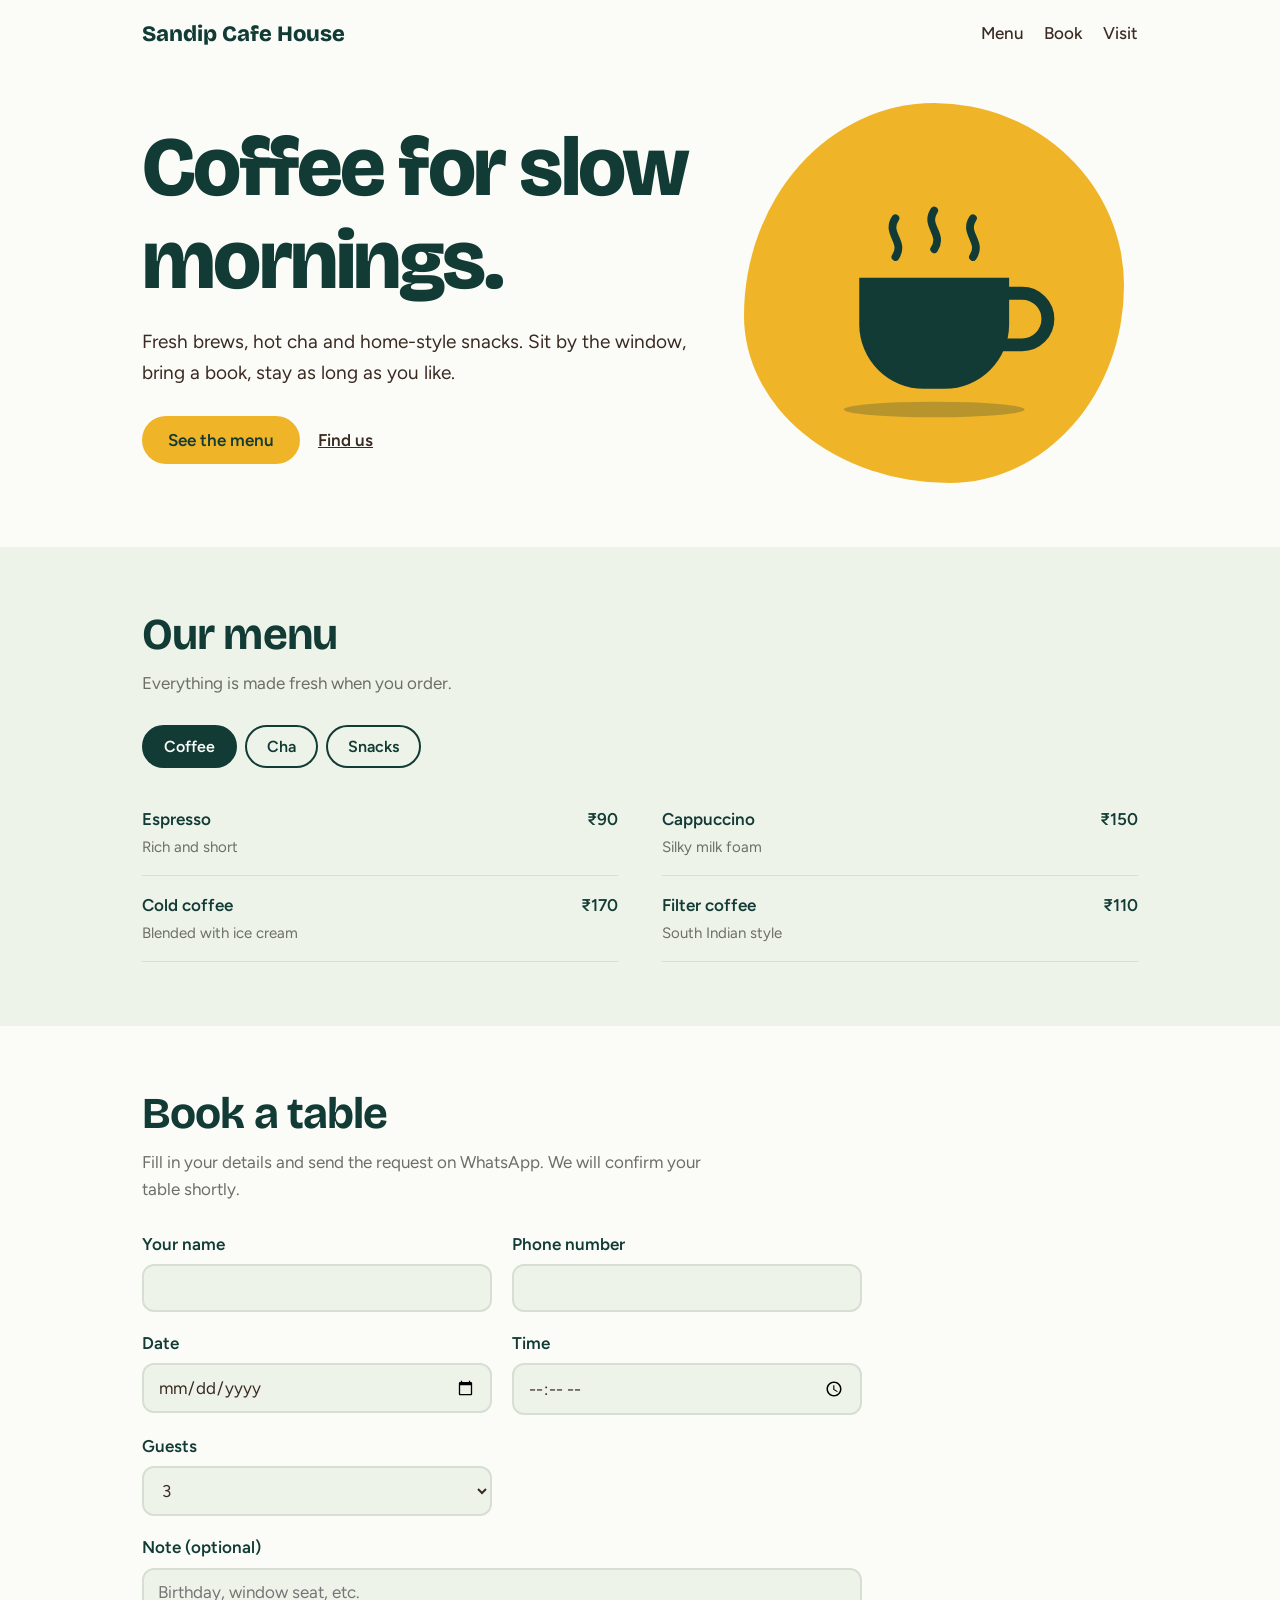
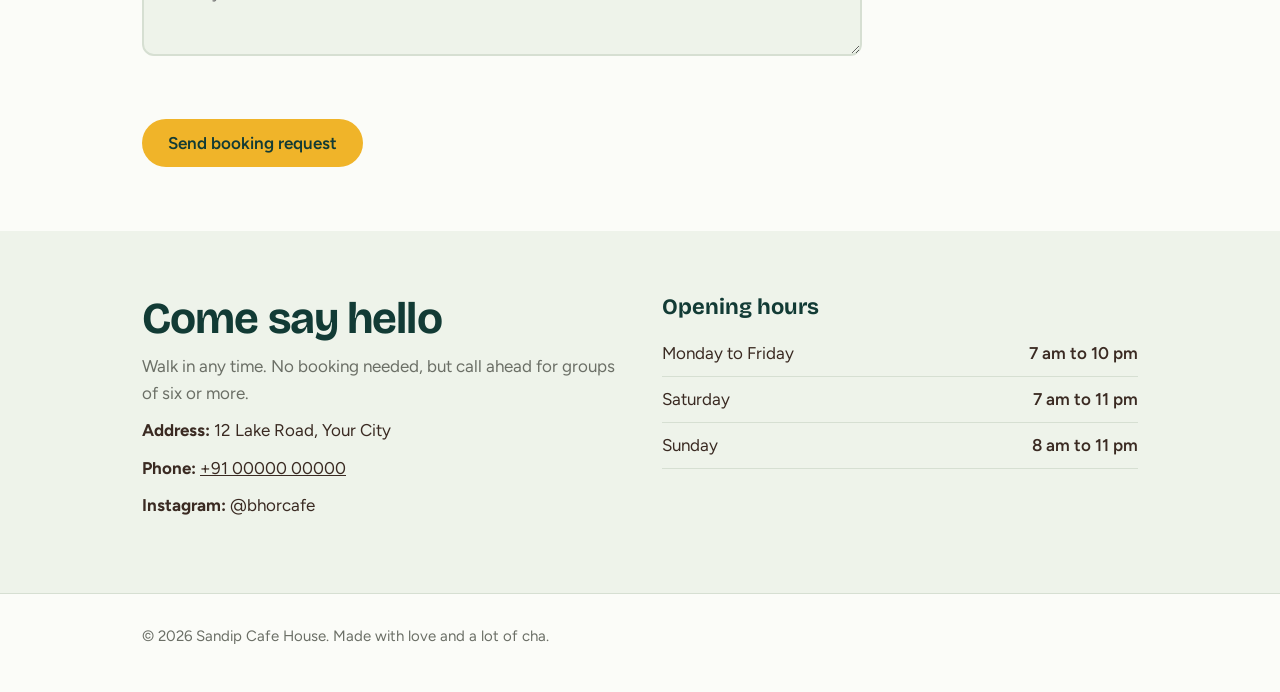
<file: index.html>
<!DOCTYPE html>
<html lang="en">
<head>
<meta charset="utf-8">
<meta name="viewport" content="width=device-width, initial-scale=1, viewport-fit=cover">
<title>Sandip Cafe House</title>
<link rel="preconnect" href="https://fonts.googleapis.com">
<link href="https://fonts.googleapis.com/css2?family=Bricolage+Grotesque:wght@500;700;800&family=Figtree:wght@400;500;600&display=swap" rel="stylesheet">
<link rel="stylesheet" href="style.css">
</head>
<body>
<div class="wrap">
  <header>
    <a class="logo" href="#top">Sandip Cafe House</a>
    <nav><a href="#menu">Menu</a><a href="#book">Book</a><a href="#visit">Visit</a></nav>
  </header>

  <main id="top">
    <div class="hero">
      <div>
        <h1>Coffee for slow mornings.</h1>
        <p>Fresh brews, hot cha and home-style snacks. Sit by the window, bring a book, stay as long as you like.</p>
        <a class="btn" href="#menu">See the menu</a>
        <a class="ghost" href="#visit">Find us</a>
      </div>
      <div class="art" aria-hidden="true">
        <svg viewBox="0 0 200 200" fill="none">
          <path d="M70 42c-8 12 8 18 0 30M100 36c-8 12 8 18 0 30M130 42c-8 12 8 18 0 30" stroke="#123B35" stroke-width="6" stroke-linecap="round"/>
          <path d="M42 88h116v36a50 50 0 0 1-50 50h-16a50 50 0 0 1-50-50z" fill="#123B35"/>
          <path d="M158 100h10a20 20 0 0 1 0 40h-14" stroke="#123B35" stroke-width="10" stroke-linecap="round"/>
          <ellipse cx="100" cy="190" rx="70" ry="6" fill="#123B35" opacity=".25"/>
        </svg>
      </div>
    </div>
  </main>
</div>

<div class="band" id="menu">
  <div class="wrap">
    <h2>Our menu</h2>
    <p class="lead">Everything is made fresh when you order.</p>
    <div class="tabs" role="tablist" aria-label="Menu categories"></div>
    <ul class="menu" id="items"></ul>
  </div>
</div>

<section id="book">
  <div class="wrap">
    <h2>Book a table</h2>
    <p class="lead">Fill in your details and send the request on WhatsApp. We will confirm your table shortly.</p>
    <form id="bookForm" class="form" novalidate>
      <label>Your name<input name="name" type="text" autocomplete="name" required></label>
      <label>Phone number<input name="phone" type="tel" inputmode="tel" autocomplete="tel" required></label>
      <label>Date<input name="date" type="date" required></label>
      <label>Time<input name="time" type="time" required></label>
      <label>Guests
        <select name="guests">
          <option>1</option><option>2</option><option selected>3</option><option>4</option><option>5</option>
          <option>6</option><option>7</option><option>8</option><option>9</option><option>10</option>
        </select>
      </label>
      <label class="full">Note (optional)<textarea name="note" rows="3" placeholder="Birthday, window seat, etc."></textarea></label>
      <p class="msg" id="formMsg" role="status" aria-live="polite"></p>
      <button class="btn" type="submit">Send booking request</button>
    </form>
  </div>
</section>

<section id="visit" class="band">
  <div class="wrap info">
    <div>
      <h2>Come say hello</h2>
      <p class="lead">Walk in any time. No booking needed, but call ahead for groups of six or more.</p>
      <p><strong>Address:</strong> 12 Lake Road, Your City</p>
      <p><strong>Phone:</strong> <a href="tel:+910000000000">+91 00000 00000</a></p>
      <p><strong>Instagram:</strong> @bhorcafe</p>
    </div>
    <div>
      <h3>Opening hours</h3>
      <table class="hours">
        <tr><td>Monday to Friday</td><td>7 am to 10 pm</td></tr>
        <tr><td>Saturday</td><td>7 am to 11 pm</td></tr>
        <tr><td>Sunday</td><td>8 am to 11 pm</td></tr>
      </table>
    </div>
  </div>
</section>

<footer><div class="wrap">© 2026 Sandip Cafe House. Made with love and a lot of cha.</div></footer>

<script src="script.js"></script>
</body>
</html>
</file>
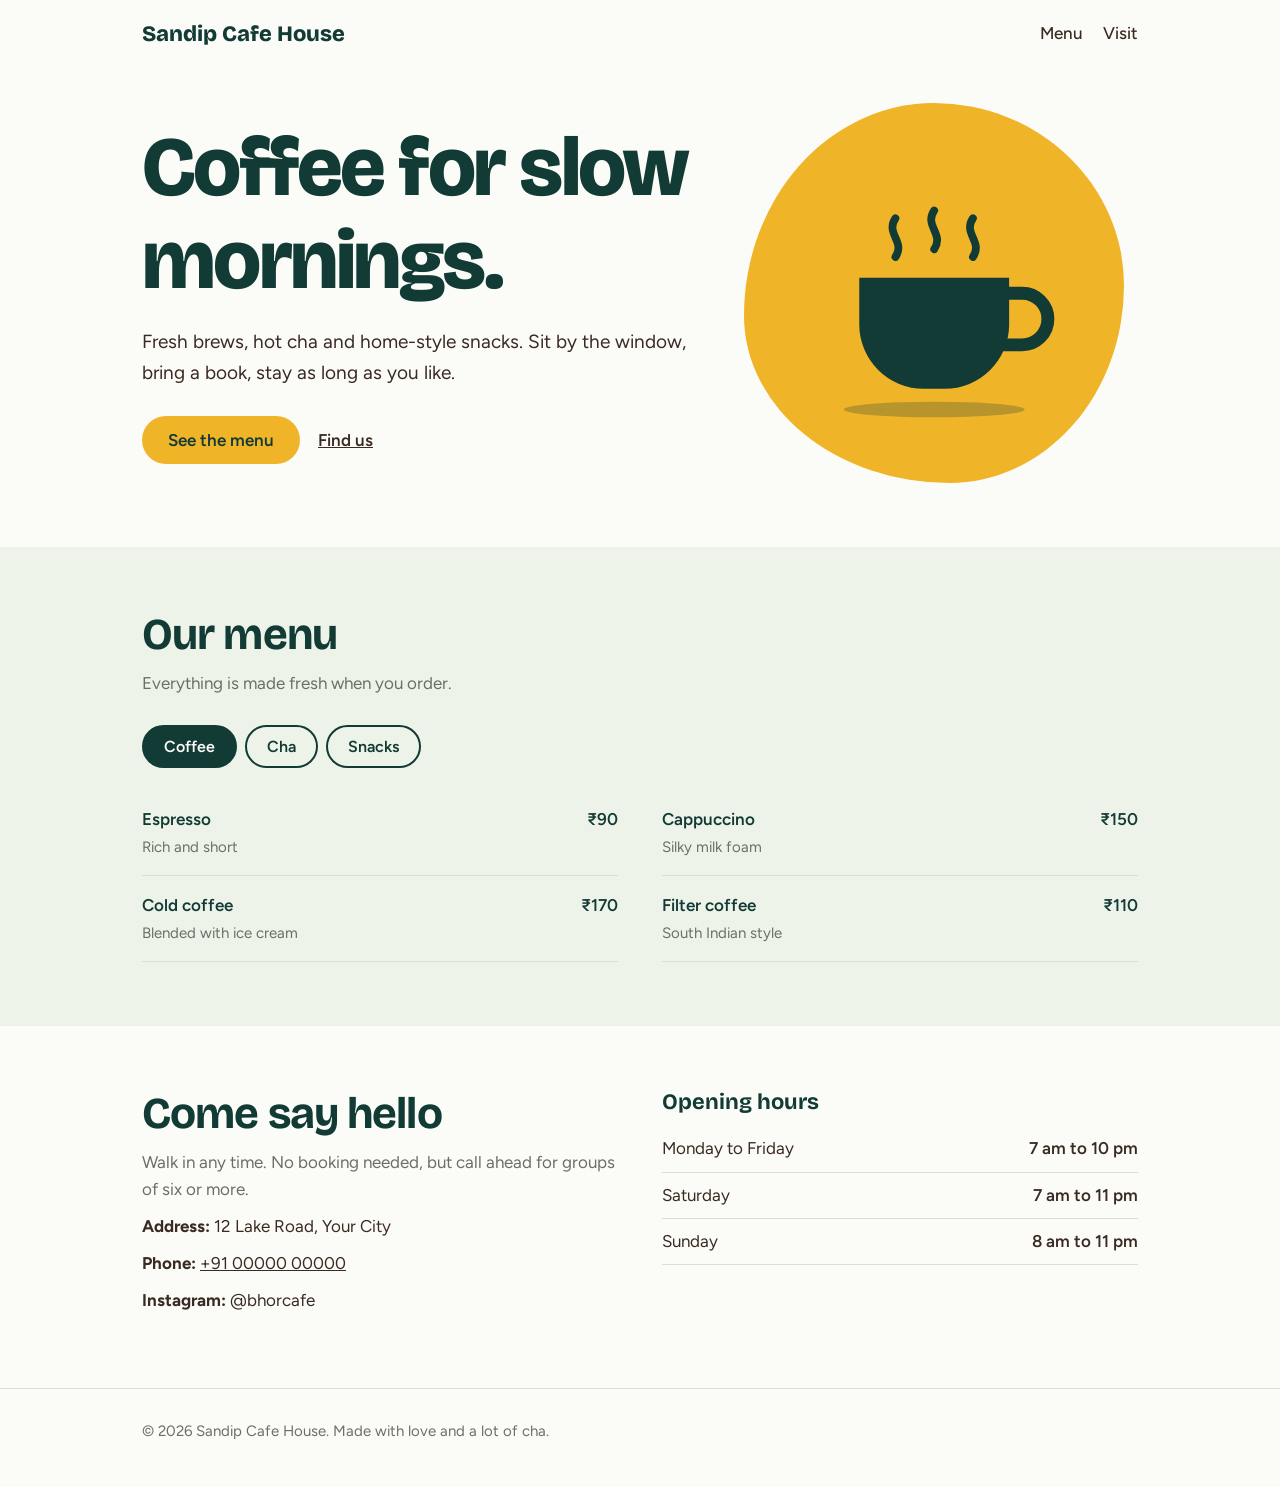
<file: index (2).html>
<!DOCTYPE html>
<html lang="en">
<head>
<meta charset="utf-8">
<meta name="viewport" content="width=device-width, initial-scale=1, viewport-fit=cover">
<title>Sandip Cafe House</title>
<link rel="preconnect" href="https://fonts.googleapis.com">
<link href="https://fonts.googleapis.com/css2?family=Bricolage+Grotesque:wght@500;700;800&family=Figtree:wght@400;500;600&display=swap" rel="stylesheet">
<link rel="stylesheet" href="style.css">
</head>
<body>
<div class="wrap">
  <header>
    <a class="logo" href="#top">Sandip Cafe House</a>
    <nav><a href="#menu">Menu</a><a href="#visit">Visit</a></nav>
  </header>

  <main id="top">
    <div class="hero">
      <div>
        <h1>Coffee for slow mornings.</h1>
        <p>Fresh brews, hot cha and home-style snacks. Sit by the window, bring a book, stay as long as you like.</p>
        <a class="btn" href="#menu">See the menu</a>
        <a class="ghost" href="#visit">Find us</a>
      </div>
      <div class="art" aria-hidden="true">
        <svg viewBox="0 0 200 200" fill="none">
          <path d="M70 42c-8 12 8 18 0 30M100 36c-8 12 8 18 0 30M130 42c-8 12 8 18 0 30" stroke="#123B35" stroke-width="6" stroke-linecap="round"/>
          <path d="M42 88h116v36a50 50 0 0 1-50 50h-16a50 50 0 0 1-50-50z" fill="#123B35"/>
          <path d="M158 100h10a20 20 0 0 1 0 40h-14" stroke="#123B35" stroke-width="10" stroke-linecap="round"/>
          <ellipse cx="100" cy="190" rx="70" ry="6" fill="#123B35" opacity=".25"/>
        </svg>
      </div>
    </div>
  </main>
</div>

<div class="band" id="menu">
  <div class="wrap">
    <h2>Our menu</h2>
    <p class="lead">Everything is made fresh when you order.</p>
    <div class="tabs" role="tablist" aria-label="Menu categories"></div>
    <ul class="menu" id="items"></ul>
  </div>
</div>

<section id="visit">
  <div class="wrap info">
    <div>
      <h2>Come say hello</h2>
      <p class="lead">Walk in any time. No booking needed, but call ahead for groups of six or more.</p>
      <p><strong>Address:</strong> 12 Lake Road, Your City</p>
      <p><strong>Phone:</strong> <a href="tel:+910000000000">+91 00000 00000</a></p>
      <p><strong>Instagram:</strong> @bhorcafe</p>
    </div>
    <div>
      <h3>Opening hours</h3>
      <table class="hours">
        <tr><td>Monday to Friday</td><td>7 am to 10 pm</td></tr>
        <tr><td>Saturday</td><td>7 am to 11 pm</td></tr>
        <tr><td>Sunday</td><td>8 am to 11 pm</td></tr>
      </table>
    </div>
  </div>
</section>

<footer><div class="wrap">© 2026 Sandip Cafe House. Made with love and a lot of cha.</div></footer>

<script src="script.js"></script>
</body>
</html>
</file>
<file: style.css>
:root{
  --bg:#FBFCF8; --surface:#EEF3EA; --ink:#123B35; --text:#3A2A22; --muted:#6B6F66;
  --accent:#F0B429; --on-accent:#123B35; --line:#D6DFD2; --err:#B3261E;
  --head:'Bricolage Grotesque','Trebuchet MS',system-ui,sans-serif;
  --body:'Figtree',system-ui,-apple-system,'Segoe UI',sans-serif;
  color-scheme:light;
  box-sizing:border-box;
  padding-top:env(safe-area-inset-top,0px);
  padding-bottom:env(safe-area-inset-bottom,0px);
}
@media (prefers-color-scheme:dark){
  :root:not([data-theme="light"]){
    --bg:#0F2623; --surface:#16332F; --ink:#F3EFD8; --text:#E4E8DF; --muted:#A5B3A9;
    --accent:#F0B429; --on-accent:#123B35; --line:#2A4A44; --err:#FF9B8F; color-scheme:dark;
  }
}
:root[data-theme="dark"]{
  --bg:#0F2623; --surface:#16332F; --ink:#F3EFD8; --text:#E4E8DF; --muted:#A5B3A9;
  --accent:#F0B429; --on-accent:#123B35; --line:#2A4A44; --err:#FF9B8F; color-scheme:dark;
}
html{scroll-padding-top:env(safe-area-inset-top,0px);scroll-behavior:smooth}
*,*::before,*::after{box-sizing:border-box}
body{margin:0;background:var(--bg);color:var(--text);font:400 17px/1.6 var(--body)}
h1,h2,h3{font-family:var(--head);color:var(--ink);margin:0;line-height:1.1}
a{color:inherit}
:focus-visible{outline:3px solid var(--accent);outline-offset:3px}
.wrap{max-width:1040px;margin:0 auto;padding:0 22px}

header{display:flex;justify-content:space-between;align-items:center;padding:20px 0}
.logo{font:800 22px var(--head);color:var(--ink);text-decoration:none}
nav{display:flex;gap:20px;font-weight:500}
nav a{text-decoration:none}
nav a:hover{text-decoration:underline;text-underline-offset:4px}

.hero{display:grid;grid-template-columns:1.15fr .85fr;gap:36px;align-items:center;padding:36px 0 64px}
.hero h1{font-size:clamp(44px,9vw,84px);font-weight:800;letter-spacing:-.03em}
.hero p{max-width:30em;font-size:19px;margin:20px 0 28px}
.btn{display:inline-block;background:var(--accent);color:var(--on-accent);font:600 17px var(--body);
  padding:14px 26px;border-radius:999px;text-decoration:none}
.btn:hover{filter:brightness(.95)}
.ghost{margin-left:14px;font-weight:600}
.art{background:var(--accent);border-radius:50% 50% 46% 54% / 56% 48% 52% 44%;aspect-ratio:1;display:grid;place-items:center;max-width:380px;justify-self:center;width:100%}
.art svg{width:68%;height:auto}

.band{background:var(--surface);padding:64px 0}
section{padding:64px 0}
h2{font-size:clamp(30px,5vw,44px);font-weight:700;letter-spacing:-.02em;margin-bottom:10px}
.lead{color:var(--muted);margin:0 0 28px;max-width:34em}

.tabs{display:flex;gap:8px;flex-wrap:wrap;margin-bottom:22px}
.tabs button{font:600 16px var(--body);padding:10px 20px;border-radius:999px;border:2px solid var(--ink);
  background:transparent;color:var(--ink);cursor:pointer}
.tabs button[aria-selected="true"]{background:var(--ink);color:var(--bg)}
.menu{list-style:none;margin:0;padding:0;display:grid;grid-template-columns:1fr 1fr;gap:0 44px}
.menu li{padding:16px 0;border-bottom:1px solid var(--line)}
.menu .row{display:flex;justify-content:space-between;gap:12px;font-weight:600;color:var(--ink)}
.menu .d{color:var(--muted);font-size:15px;margin-top:2px}

.info{display:grid;grid-template-columns:1fr 1fr;gap:44px}
.info h3{font-size:22px;margin-bottom:12px}
.hours{width:100%;border-collapse:collapse}
.hours td{padding:9px 0;border-bottom:1px solid var(--line)}
.hours td:last-child{text-align:right;font-weight:600}
.info p{margin:0 0 10px}

.form{display:grid;grid-template-columns:1fr 1fr;gap:18px 20px;max-width:720px}
.form label{display:flex;flex-direction:column;gap:6px;font-weight:600;color:var(--ink)}
.form .full,.form .msg,.form .btn{grid-column:1/-1}
.form input,.form select,.form textarea{font:400 17px var(--body);color:var(--text);background:var(--surface);
  border:2px solid var(--line);border-radius:12px;padding:12px 14px;width:100%}
.form input:focus,.form select:focus,.form textarea:focus{border-color:var(--ink);outline:none}
.form .btn{border:0;cursor:pointer;justify-self:start}
.msg{margin:0;min-height:1.6em;font-weight:600;color:var(--ink)}
.msg.err{color:var(--err)}

footer{padding:30px 0 44px;color:var(--muted);font-size:15px;border-top:1px solid var(--line)}

@media (max-width:720px){
  .hero,.info,.menu,.form{grid-template-columns:1fr}
  .hero{padding-top:12px}
  .art{max-width:240px;order:-1}
  nav{gap:14px;font-size:15px}
  .ghost{display:block;margin:16px 0 0}
}
@media (prefers-reduced-motion:reduce){html{scroll-behavior:auto}}
</file>
